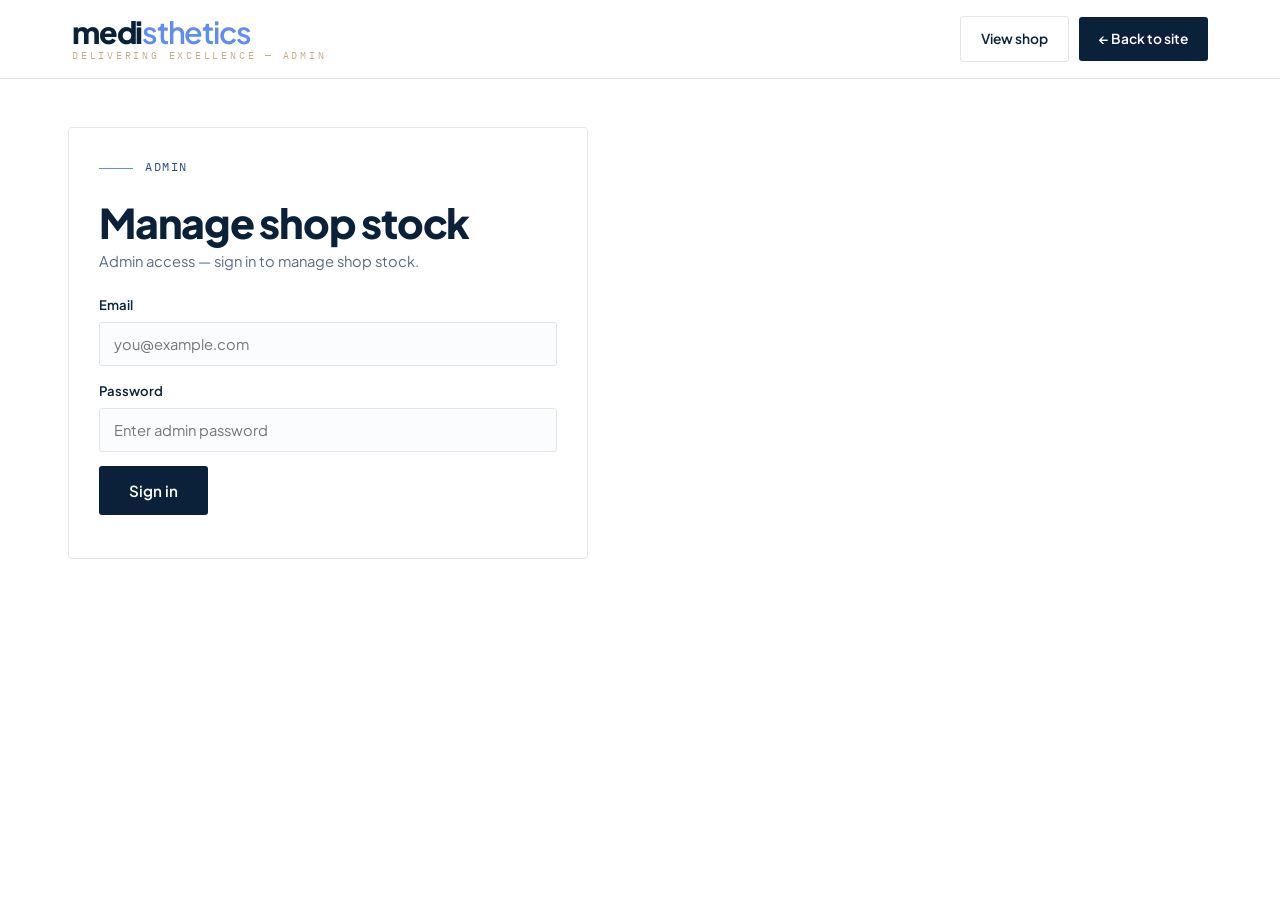
<file: admin.html>
<!doctype html>
<html lang="en">
<head>
  <meta charset="utf-8" />
  <meta name="viewport" content="width=device-width, initial-scale=1" />
  <title>Admin — Manage Shop | medisthetics</title>
  <link href="https://fonts.googleapis.com/css2?family=Plus+Jakarta+Sans:wght@400;500;600;700;800&family=IBM+Plex+Mono:wght@400;500&display=swap" rel="stylesheet">
  <link rel="stylesheet" href="css/styles.css?v=14" />
</head>
<body>
  <header class="site-header">
    <div class="container header-inner">
      <a href="index.html" class="logo">medi<span>sthetics</span><em>DELIVERING EXCELLENCE — ADMIN</em></a>
      <div class="header-right" style="margin-left:auto">
        <a class="btn btn-ghost btn-sm" style="color:var(--navy);border-color:var(--line)" href="shop.html">View shop</a>
        <a class="btn btn-navy btn-sm" href="index.html">← Back to site</a>
        <button id="logout" class="btn btn-ghost btn-sm hidden" style="color:var(--navy);border-color:var(--line)">Log out</button>
      </div>
    </div>
  </header>

  <main class="container admin-wrap">
    <section id="login-view" class="admin-card" style="max-width:520px">
      <p class="mono section-tag"><span class="rule blue"></span>ADMIN</p>
      <h2>Manage shop stock</h2>
      <p class="sub" id="login-hint">Sign in to manage stock.</p>
      <form id="login-form">
        <label id="email-row" class="hidden">Email<input type="email" id="email" placeholder="you@example.com" autocomplete="username" /></label>
        <label>Password<input type="password" id="password" placeholder="Enter admin password" required autocomplete="current-password" /></label>
        <button class="btn btn-navy" type="submit">Unlock admin</button>
        <p class="mono form-note" id="login-note"></p>
      </form>
    </section>

    <section id="admin-view" class="hidden">
      <div class="admin-grid">
        <div class="admin-card">
          <p class="mono section-tag"><span class="rule blue"></span>ADD / EDIT</p>
          <h2 id="form-title">Add machine</h2>
          <p class="sub">Title, image &amp; price. Upload a file or paste an image URL.</p>
          <form id="product-form">
            <input type="hidden" id="f-id" />
            <label>Title*<input id="f-title" required placeholder="e.g. Lynton Lasers Excelight" /></label>
            <div class="row2">
              <label>Price (£)*<input id="f-price" type="number" min="0" step="1" required placeholder="15000" /></label>
              <label>Badge / tag<input id="f-badge" placeholder="e.g. Refurbished" /></label>
            </div>
            <label>Description<textarea id="f-desc" rows="4" placeholder="Condition, year, what's included, warranty…"></textarea></label>
            <div class="row2">
              <label>Image URL<input id="f-imageUrl" type="url" placeholder="https://…" /></label>
              <label>Or upload image<input id="f-file" type="file" accept="image/*" /></label>
            </div>
            <label>Preview<img id="f-preview" class="img-preview" alt="Preview" /></label>
            <div class="form-actions">
              <button class="btn btn-navy" type="submit" id="save-btn">Add machine</button>
              <button class="btn btn-ghost" style="color:var(--navy);border-color:var(--line)" type="button" id="reset-btn">Clear</button>
            </div>
            <p class="mono form-note" id="form-note"></p>
          </form>
        </div>

        <div class="admin-card">
          <p class="mono section-tag"><span class="rule blue"></span>LIVE STOCK</p>
          <h2>Shop (<span id="count">0</span>)</h2>
          <p class="mono form-note" id="cloud-note"></p>
          <p class="sub">Saves instantly to this browser and appears on the landing page.</p>
          <div class="admin-tools">
            <input id="admin-search" type="search" placeholder="Search…" />
            <button id="restore" class="btn btn-navy btn-sm">Restore defaults</button>
            <button id="export" class="btn btn-navy btn-sm">Export JSON</button>
          </div>
          <div id="admin-list" class="admin-list"></div>
        </div>
      </div>
    </section>
  </main>
  <script src="js/supabase-config.js?v=14"></script>
  <script src="js/supabase.js?v=14"></script>
  <script src="js/store.js?v=14"></script>
  <script src="js/admin.js?v=14"></script>
</body>
</html>
</file>
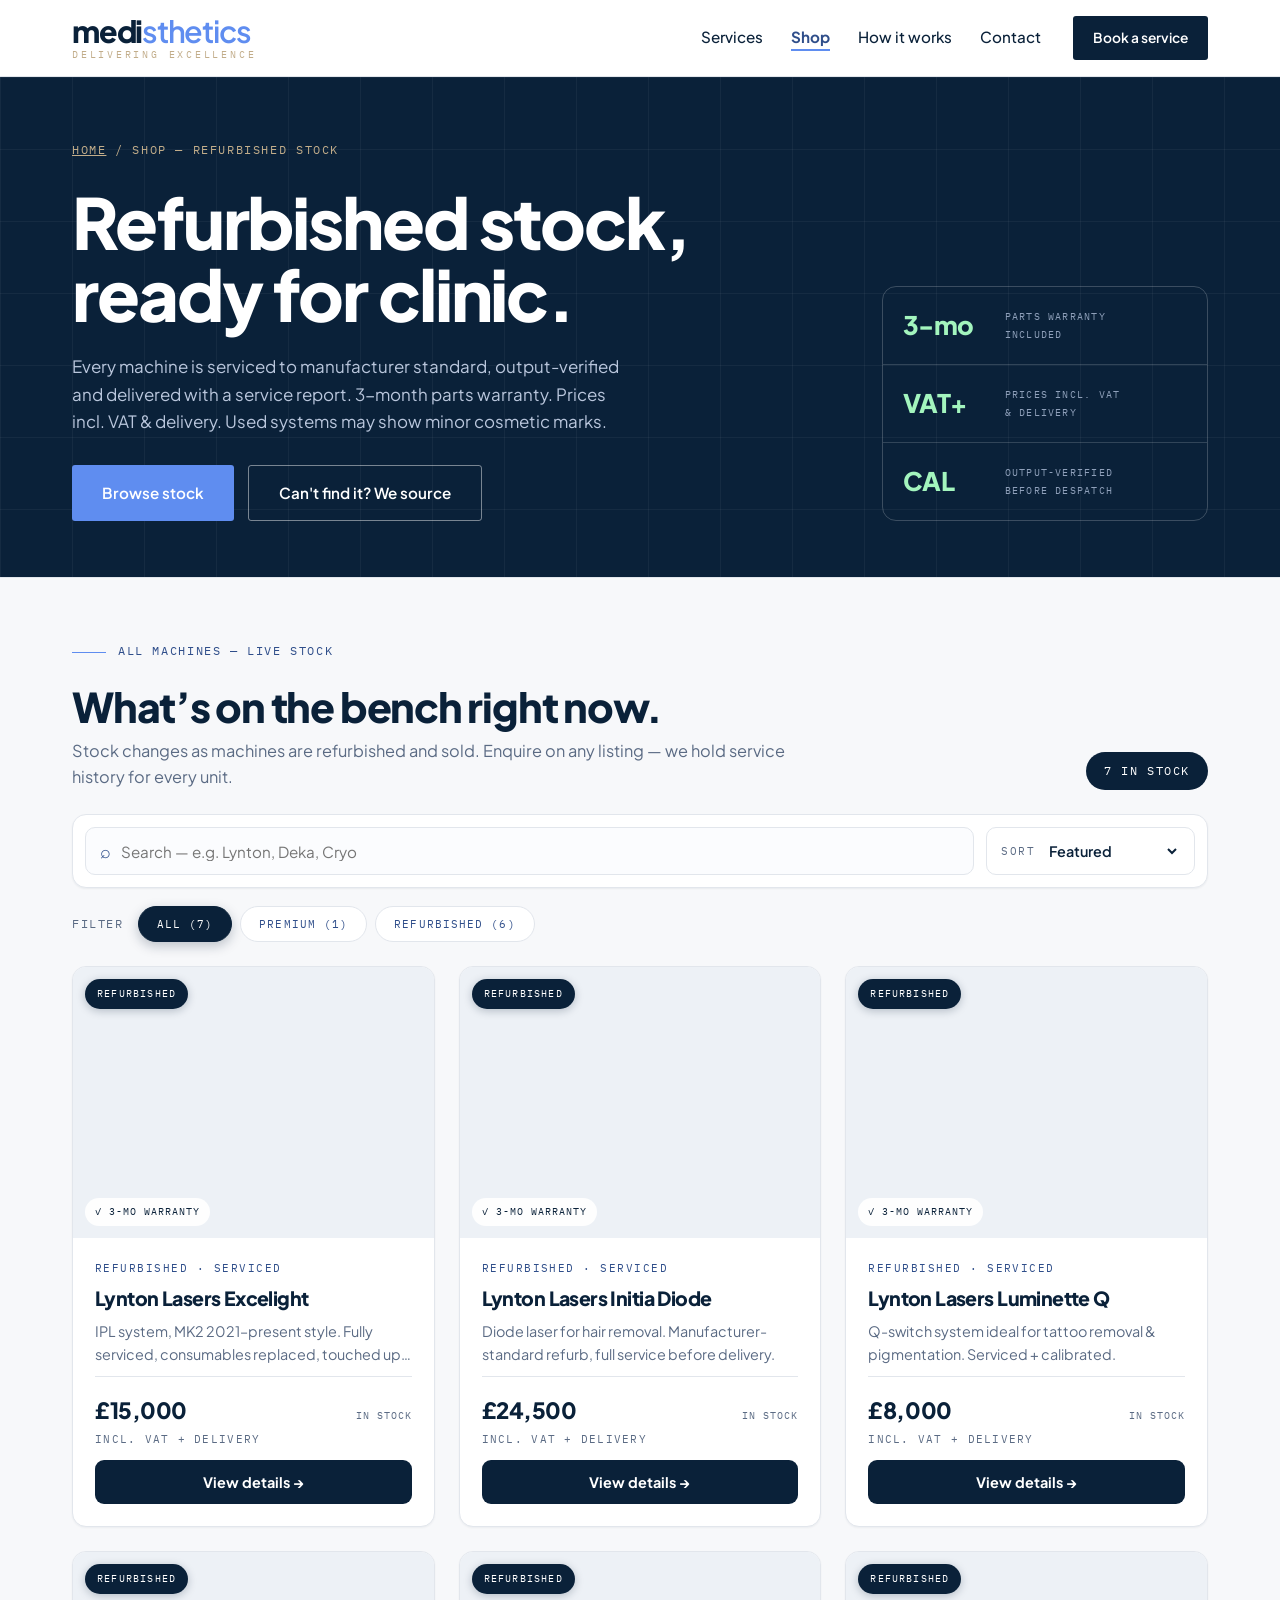
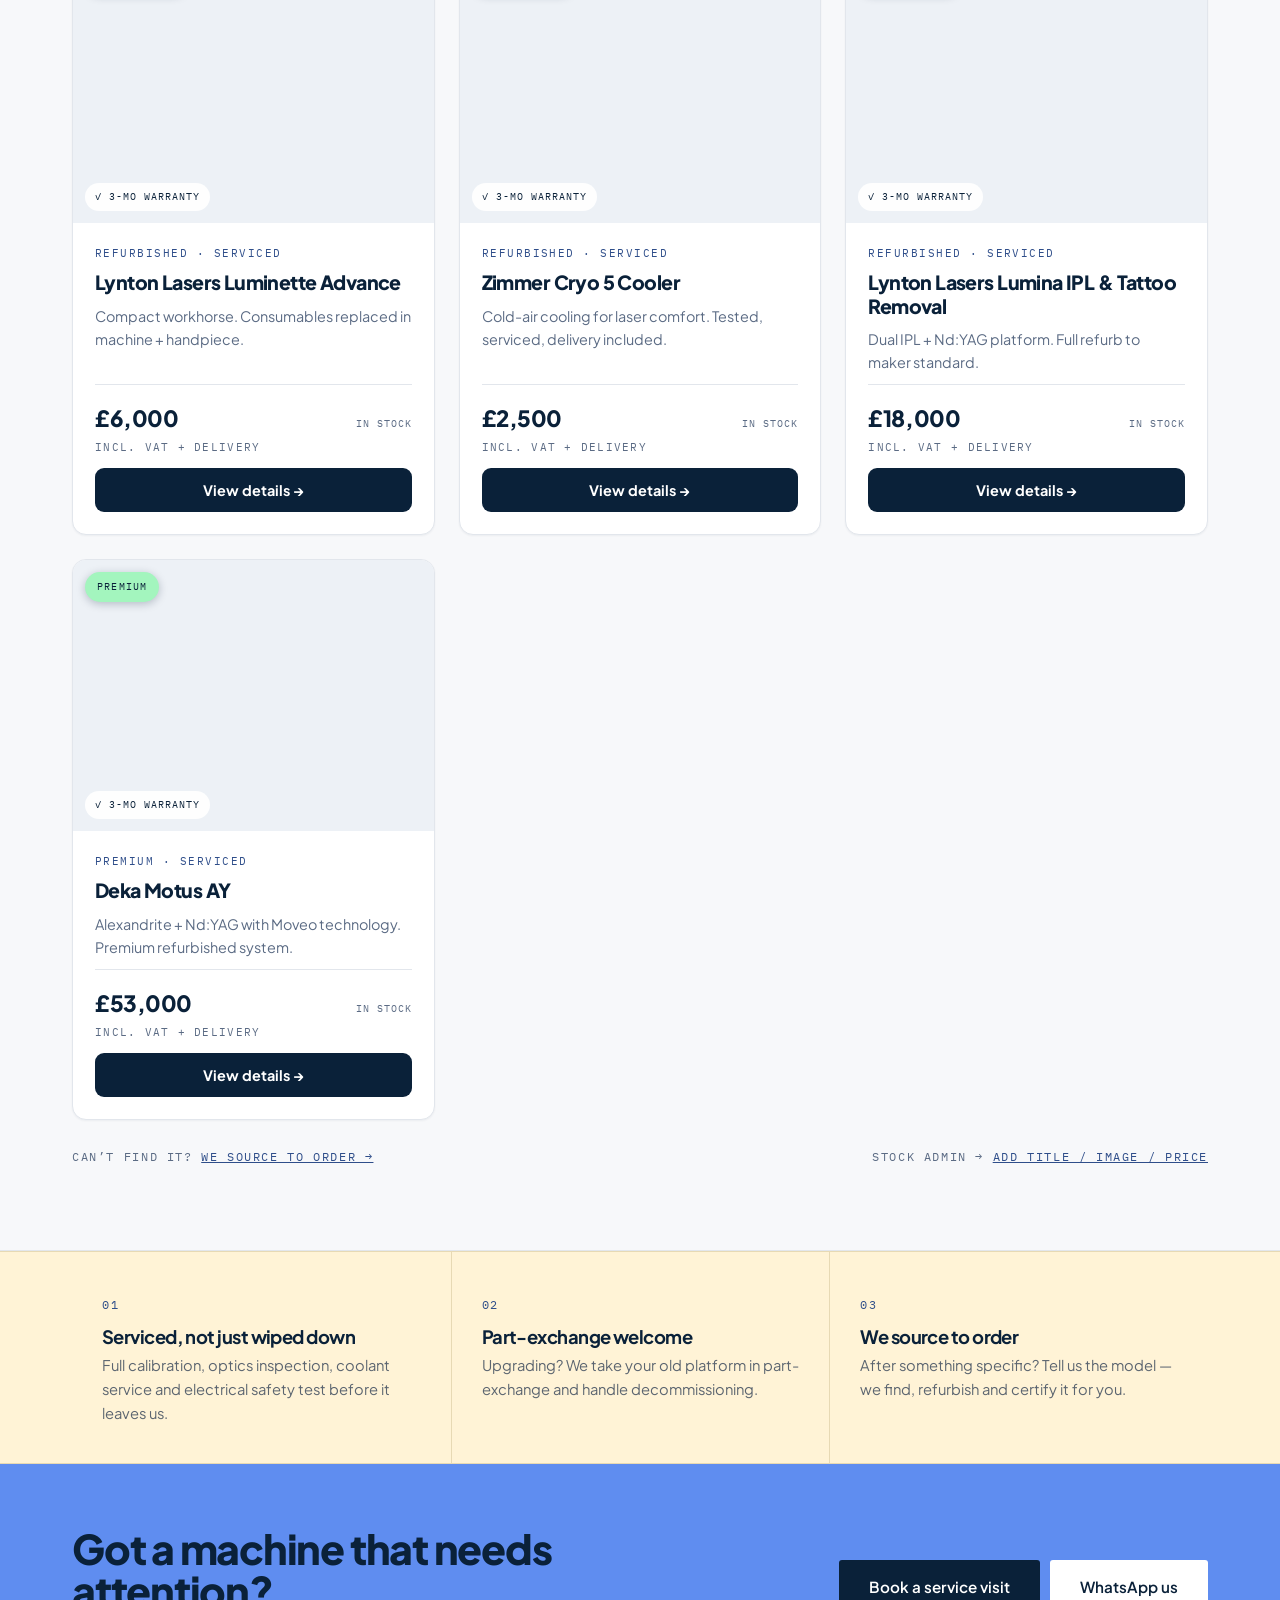
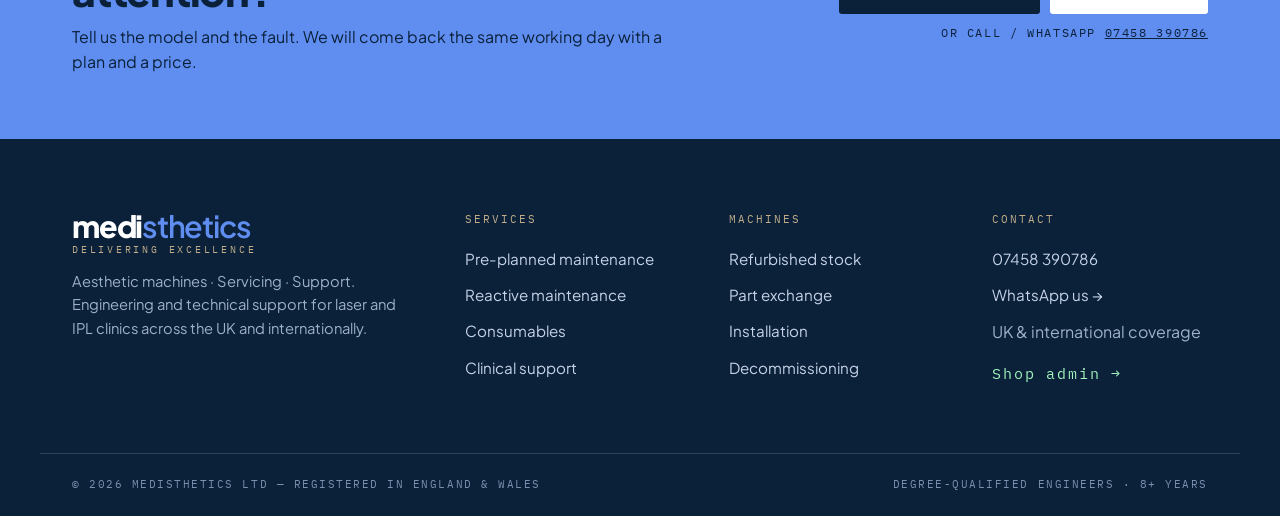
<file: shop.html>
<!doctype html>
<html lang="en">
<head>
  <meta charset="utf-8" />
  <meta name="viewport" content="width=device-width, initial-scale=1" />
  <title>Shop — Refurbished lasers & IPL | medisthetics</title>
  <meta name="description" content="Refurbished aesthetic lasers, IPL systems and coolers. Serviced to manufacturer standard, 3-month parts warranty, prices incl. VAT & delivery." />
  <meta name="theme-color" content="#0A2139" />
  <meta property="og:type" content="website" />
  <meta property="og:title" content="Shop — Refurbished lasers & IPL | medisthetics" />
  <meta property="og:description" content="Refurbished stock, ready for clinic. Serviced, calibrated and covered by a 3-month parts warranty." />
  <link rel="preconnect" href="https://fonts.googleapis.com">
  <link rel="preconnect" href="https://fonts.gstatic.com" crossorigin>
  <link rel="preconnect" href="https://medisthetics.co.uk" />
  <link rel="preconnect" href="https://images.pexels.com" />
  <link rel="preconnect" href="https://images.unsplash.com" />
  <link href="https://fonts.googleapis.com/css2?family=Plus+Jakarta+Sans:wght@400;500;600;700;800&family=IBM+Plex+Mono:wght@400;500&display=swap" rel="stylesheet">
  <link rel="stylesheet" href="css/styles.css?v=14" />
  <link rel="icon" href="data:image/svg+xml,<svg xmlns='http://www.w3.org/2000/svg' viewBox='0 0 100 100'><rect width='100' height='100' fill='%230A2139'/><text x='50' y='66' font-size='52' text-anchor='middle' fill='%235F8DF0' font-family='sans-serif' font-weight='bold'>m</text></svg>">
</head>
<body>
  <a class="skip-link" href="#main">Skip to content</a>

  <header class="site-header">
    <div class="container header-inner">
      <a href="index.html" class="logo">medi<span>sthetics</span><em>DELIVERING EXCELLENCE</em></a>
      <nav class="nav" id="nav" aria-label="Primary">
        <a href="index.html#services">Services</a>
        <a href="shop.html" aria-current="page" class="active">Shop</a>
        <a href="index.html#how">How it works</a>
        <a href="index.html#contact">Contact</a>
        <a href="https://wa.me/447458390786?text=Hi%20medisthetics%2C%20I%27d%20like%20to%20book%20a%20service%20visit." target="_blank" rel="noopener" class="nav-cta">Book a service</a>
      </nav>
      <div class="header-right">
        <a class="btn btn-navy btn-sm" href="https://wa.me/447458390786?text=Hi%20medisthetics%2C%20I%27d%20like%20to%20book%20a%20service%20visit." target="_blank" rel="noopener">Book a service</a>
        <button class="hamburger" id="hamburger" aria-label="Open menu" aria-expanded="false" aria-controls="nav">☰</button>
      </div>
    </div>
  </header>

  <main id="main">

    <!-- PAGE HERO -->
    <section class="hero page-hero">
      <div class="container">
        <p class="mono eyebrow-light"><a href="index.html">HOME</a> / SHOP — REFURBISHED STOCK</p>
        <div class="page-hero-grid">
          <div>
            <h1>Refurbished stock,<br>ready for clinic.</h1>
            <p class="hero-sub">Every machine is serviced to manufacturer standard, output-verified and delivered with a service report. 3-month parts warranty. Prices incl. VAT &amp; delivery. Used systems may show minor cosmetic marks.</p>
            <div class="hero-actions">
              <a href="#stock" class="btn btn-blue">Browse stock</a>
              <a href="index.html#contact" class="btn btn-ghost">Can't find it? We source</a>
            </div>
          </div>
          <ul class="hero-checklist">
            <li><strong>3-mo</strong><span>PARTS WARRANTY<br>INCLUDED</span></li>
            <li><strong>VAT+</strong><span>PRICES INCL. VAT<br>&amp; DELIVERY</span></li>
            <li><strong>CAL</strong><span>OUTPUT-VERIFIED<br>BEFORE DESPATCH</span></li>
          </ul>
        </div>
      </div>
    </section>

    <!-- STOCK -->
    <section class="section shop shop-page" id="stock">
      <div class="container">
        <p class="mono section-tag"><span class="rule blue"></span>ALL MACHINES — LIVE STOCK</p>
        <div class="shop-head">
          <div>
            <h2>What’s on the bench right now.</h2>
            <p class="shop-head-sub">Stock changes as machines are refurbished and sold. Enquire on any listing — we hold service history for every unit.</p>
          </div>
          <p id="result-count" class="count-badge mono" aria-live="polite"></p>
        </div>

        <div class="shop-toolbar" role="search">
          <label class="search-wrap">
            <span class="search-icon" aria-hidden="true">⌕</span>
            <input id="search" type="search" placeholder="Search — e.g. Lynton, Deka, Cryo" aria-label="Search machines" autocomplete="off" />
            <button id="clear-search" class="clear-btn hidden" type="button" aria-label="Clear search">✕</button>
          </label>
          <div class="toolbar-right">
            <label class="sort-wrap">
              <span class="mono sort-label">SORT</span>
              <select id="sort" aria-label="Sort machines">
                <option value="featured">Featured</option>
                <option value="low">Price: low → high</option>
                <option value="high">Price: high → low</option>
                <option value="az">Name: A–Z</option>
              </select>
            </label>
            <button id="clear-filters" class="btn-reset hidden" type="button">Reset</button>
          </div>
        </div>

        <div class="shop-subrow">
          <span class="mono filter-label">FILTER</span>
          <div id="filter-pills" class="filter-pills" role="group" aria-label="Filter by tag"></div>
        </div>

        <div id="product-grid" class="product-grid" aria-live="polite"></div>
        <div id="product-empty" class="empty hidden">
          <p class="empty-title">No machines match your filters.</p>
          <p class="empty-sub">Try clearing the search — or tell us what you need and we’ll source it.</p>
          <div class="empty-actions">
            <button id="empty-reset" class="btn btn-navy btn-sm" type="button">Clear filters</button>
            <a href="index.html#contact" class="btn btn-ghost btn-sm empty-ghost">Contact us</a>
          </div>
        </div>
        <div class="shop-foot">
          <p class="mono">CAN’T FIND IT? <a href="index.html#contact">WE SOURCE TO ORDER →</a></p>
          <p class="admin-hint mono">STOCK ADMIN → <a href="admin.html">ADD TITLE / IMAGE / PRICE</a></p>
        </div>
      </div>
    </section>

    <!-- ASSURANCE -->
    <section class="assurance">
      <div class="container assurance-grid">
        <div><span class="mono num">01</span><h3>Serviced, not just wiped down</h3><p>Full calibration, optics inspection, coolant service and electrical safety test before it leaves us.</p></div>
        <div><span class="mono num">02</span><h3>Part-exchange welcome</h3><p>Upgrading? We take your old platform in part-exchange and handle decommissioning.</p></div>
        <div><span class="mono num">03</span><h3>We source to order</h3><p>After something specific? Tell us the model — we find, refurbish and certify it for you.</p></div>
      </div>
    </section>

    <!-- CTA / CONTACT -->
    <section class="cta" id="contact">
      <div class="container cta-inner">
        <div class="cta-copy">
          <h2>Got a machine that needs attention?</h2>
          <p class="contact-sub">Tell us the model and the fault. We will come back the same working day with a plan and a price.</p>
        </div>
        <div class="cta-side">
          <div class="cta-btns">
            <a class="btn btn-navy" href="https://wa.me/447458390786?text=Hi%20medisthetics%2C%20I%27d%20like%20to%20book%20a%20service%20visit." target="_blank" rel="noopener">Book a service visit</a>
            <a class="btn btn-whatsapp" href="https://wa.me/447458390786?text=Hi%20medisthetics%2C%20I%20have%20a%20machine%20enquiry." target="_blank" rel="noopener">WhatsApp us</a>
          </div>
          <p class="mono cta-line">OR CALL / WHATSAPP <a href="tel:+447458390786">07458 390786</a></p>
        </div>
      </div>
    </section>

  </main>

  <footer class="footer">
    <div class="container footer-grid">
      <div class="f-brand">
        <div class="logo light">medi<span>sthetics</span><em>DELIVERING EXCELLENCE</em></div>
        <p>Aesthetic machines · Servicing · Support. Engineering and technical support for laser and IPL clinics across the UK and internationally.</p>
      </div>
      <div><p class="mono f-tag">SERVICES</p><a href="index.html#services">Pre-planned maintenance</a><a href="index.html#services">Reactive maintenance</a><a href="index.html#services">Consumables</a><a href="index.html#services">Clinical support</a></div>
      <div><p class="mono f-tag">MACHINES</p><a href="shop.html">Refurbished stock</a><a href="shop.html">Part exchange</a><a href="index.html#contact">Installation</a><a href="index.html#contact">Decommissioning</a></div>
      <div><p class="mono f-tag">CONTACT</p><a href="tel:+447458390786">07458 390786</a><a href="https://wa.me/447458390786" target="_blank" rel="noopener">WhatsApp us →</a><span>UK &amp; international coverage</span><a href="admin.html" class="f-admin">Shop admin →</a></div>
    </div>
    <div class="container footer-bottom mono">
      <span>© 2026 MEDISTHETICS LTD — REGISTERED IN ENGLAND &amp; WALES</span>
      <span>DEGREE-QUALIFIED ENGINEERS · 8+ YEARS</span>
    </div>
  </footer>

  <!-- PRODUCT DETAIL / ENQUIRE MODAL -->
  <div class="modal hidden" id="detail-modal" role="dialog" aria-modal="true" aria-labelledby="detail-title">
    <div class="modal-box modal-wide">
      <button class="modal-x" id="detail-close" aria-label="Close product dialog">✕</button>
      <div class="detail-layout">
        <div class="detail-img"><img id="detail-image" alt="" /></div>
        <div class="detail-body">
          <p class="mono section-tag"><span class="rule blue"></span><span id="detail-badge">REFURBISHED</span></p>
          <h3 id="detail-title">Machine</h3>
          <p id="detail-price" class="detail-price"></p>
          <p id="detail-desc" class="detail-desc"></p>
          <ul class="mono detail-points">
            <li>— 3-MO PARTS WARRANTY</li>
            <li>— PRICE INCL. VAT + DELIVERY</li>
            <li>— SERVICE REPORT SUPPLIED</li>
          </ul>
          <a id="detail-whatsapp" class="btn btn-navy" href="https://wa.me/447458390786" target="_blank" rel="noopener">Enquire on WhatsApp →</a>
          <p class="mono cta-line" style="margin-top:10px">OR CALL <a href="tel:+447458390786">07458 390786</a></p>
        </div>
      </div>
    </div>
  </div>

  <script src="js/supabase-config.js?v=14"></script>
  <script src="js/supabase.js?v=14"></script>
  <script src="js/store.js?v=14"></script>
  <script src="js/shop.js?v=14"></script>
</body>
</html>
</file>
<file: css/styles.css>
/* medisthetics — clean engineering editorial
   Navy #0A2139 / Blue #5F8DF0 / Cream #FFF3D6 / Mint #A3F5BE / Tan #C2AD8A
   Sans: Plus Jakarta Sans. Mono: IBM Plex Mono for labels.
*/
:root{
  --navy:#0A2139;
  --navy-2:#10294a;
  --blue:#5F8DF0;
  --blue-dark:#2F4E8A;
  --cream:#FFF3D6;
  --cream-line:#E7D9B4;
  --mint:#A3F5BE;
  --tan:#C2AD8A;
  --ink:#0A2139;
  --muted:#5B6B84;
  --line:#E2E6EC;
  --bg:#FFFFFF;
  --bg-soft:#F7F8FA;
  --sans:'Plus Jakarta Sans',-apple-system,'Segoe UI',sans-serif;
  --mono:'IBM Plex Mono',ui-monospace,monospace;
}
*{box-sizing:border-box}
html{scroll-behavior:smooth;overflow-x:clip}
body{margin:0;font-family:var(--sans);color:var(--ink);background:var(--bg);line-height:1.6;-webkit-font-smoothing:antialiased;overflow-x:clip}
img{display:block;max-width:100%}
a{color:inherit}
.container{max-width:1200px;margin:0 auto;padding:0 32px}
.hidden{display:none!important}
.mono{font-family:var(--mono);font-size:.72rem;letter-spacing:.14em;text-transform:uppercase;font-weight:400}
h1,h2,h3{letter-spacing:-.03em;line-height:1.02;margin:0}
h1{font-size:clamp(2.4rem,6vw + 1rem,4.4rem);font-weight:800;color:#fff}
h2{font-size:clamp(1.8rem,3.2vw,2.6rem);font-weight:800}
.section{padding:84px 0}
.rule{display:inline-block;width:34px;height:1px;background:var(--tan);vertical-align:middle;margin-right:12px}
.rule.blue{background:var(--blue)}

/* Header */
.site-header{position:sticky;top:0;z-index:80;background:#fff;border-bottom:1px solid var(--line)}
.header-inner{display:flex;align-items:center;gap:32px;padding:16px 32px}
.logo{font-size:1.9rem;font-weight:800;letter-spacing:-.04em;text-decoration:none;color:var(--navy);line-height:1}
.logo span{color:var(--blue);font-weight:600}
.logo em{display:block;font-style:normal;font-family:var(--mono);font-size:.62rem;letter-spacing:.28em;color:var(--tan);font-weight:400;margin-top:4px}
.logo.light{color:#fff}
.nav{display:flex;gap:28px;margin-left:auto}
.nav a{text-decoration:none;font-size:.95rem;font-weight:500;color:var(--ink)}
.nav a:hover{color:var(--blue-dark)}
.nav-cta{display:none}
.header-right{display:flex;align-items:center;gap:10px;flex:none}
.header-inner>*{min-width:0}
.logo{min-width:0;overflow:hidden}
.logo em{white-space:nowrap}
.hamburger{display:none;background:#fff;border:1.5px solid var(--navy);color:var(--navy);padding:6px 10px;cursor:pointer;font-size:1.05rem;line-height:1;border-radius:10px;min-width:40px;min-height:40px;position:relative;z-index:70}
.hamburger:hover{background:var(--navy);color:#fff}
.hamburger[aria-expanded="true"]{background:var(--navy);color:#fff}
@media(max-width:900px){
  .nav{position:fixed;top:0;right:0;bottom:0;width:min(280px,82vw);background:var(--navy);flex-direction:column;padding:90px 28px;transform:translateX(100%);transition:.25s;margin:0;z-index:60;gap:4px}  .nav.open{transform:none;box-shadow:-16px 0 40px rgba(10,33,57,.35)}
  .nav a{color:#fff}
  .nav a.active{color:var(--mint);border-bottom-color:var(--mint)}
  .header-right{margin-left:auto}
  .nav-cta{display:inline-flex!important;align-items:center;justify-content:center;background:var(--blue);border-radius:6px;padding:14px 20px!important;font-weight:700;margin-top:12px}
  .site-header .logo em{display:none}
  .hamburger{display:block}
}

/* Buttons — flat, sharp */
.btn{display:inline-flex;align-items:center;justify-content:center;text-decoration:none;border:0;cursor:pointer;font-family:var(--sans);font-weight:600;font-size:.95rem;padding:15px 30px;border-radius:3px;transition:.15s}
.btn-sm{padding:11px 20px;font-size:.86rem}
.btn-blue{background:var(--blue);color:#fff}
.btn-blue:hover{background:var(--blue-dark)}
.btn-navy{background:var(--navy);color:#fff}
.btn-navy:hover{background:var(--navy-2)}
.btn-ghost{border:1px solid rgba(255,255,255,.45);color:#fff;background:transparent}
.btn-ghost:hover{border-color:#fff}

/* Hero */
.hero{background:var(--navy);background-image:linear-gradient(rgba(255,255,255,.045) 1px,transparent 1px),linear-gradient(90deg,rgba(255,255,255,.045) 1px,transparent 1px);background-size:72px 72px;color:#fff;padding:72px 0 64px}
.hero-grid{display:grid;grid-template-columns:1fr 1fr;gap:60px;align-items:start}
.eyebrow-light{color:var(--tan);margin:0 0 26px}
.hero-sub{color:#B9C6DC;font-size:1.06rem;max-width:46ch;margin:24px 0 30px}
.hero-actions{display:flex;gap:14px;flex-wrap:wrap}
.hero-stats{display:grid;grid-template-columns:repeat(3,1fr);margin-top:56px;padding-top:28px;border-top:1px solid rgba(255,255,255,.16);max-width:520px}
.hero-stats strong{display:block;color:var(--mint);font-size:2.2rem;font-weight:800;letter-spacing:-.03em}
.hero-stats span{font-family:var(--mono);font-size:.62rem;letter-spacing:.14em;color:#8fa0ba;line-height:1.7}
.hero-fig{border:1px solid rgba(255,255,255,.2)}
.fig-img{position:relative;background:#0e2c4f;aspect-ratio:4/3;overflow:hidden}
.fig-img img{width:100%;height:100%;object-fit:cover;object-position:center 25%}
.fig-cap{display:flex;justify-content:space-between;gap:16px;padding:14px 16px;color:#9fb0c9;line-height:1.7}
.fig-cap .ok{color:var(--mint)}
/* Founder variant — portrait photo + bio */
.hero-fig--founder .fig-img{aspect-ratio:4/5;background:#EDF1F6}
.hero-fig--founder .fig-img img{object-position:center top}
.founder-bio{padding:20px 16px;background:#fff;border-top:1px solid rgba(255,255,255,.2)}
.founder-bio h3{font-size:1.15rem;color:var(--navy);margin-bottom:8px}
.founder-bio p{margin:0;color:var(--muted);font-size:.92rem;line-height:1.6;max-width:48ch}
.hero-fig--founder .fig-cap{background:var(--navy)}
/* Legacy numbered dots for non-founder fig (kept for reuse) */
/* Numbered service-point dots (numbers only — names live in the key below, so nothing can overlap) */
.ann-dot{position:absolute;z-index:2;transform:translate(-50%,-50%);width:26px;height:26px;border-radius:50%;background:var(--mint);color:var(--navy);font-family:var(--mono);font-size:.64rem;font-weight:500;display:flex;align-items:center;justify-content:center;box-shadow:0 0 0 4px rgba(163,245,190,.28),0 0 0 1.5px #fff}
.fig-key{list-style:none;margin:0;padding:12px 16px;display:grid;grid-template-columns:1fr 1fr;gap:8px 16px;border-top:1px solid rgba(255,255,255,.2);color:#9fb0c9;line-height:1.6;text-transform:uppercase}
.fig-key b{color:var(--mint);font-weight:500;margin-right:8px}
@media(max-width:960px){.hero-grid{grid-template-columns:1fr}}

/* Pillars */
.pillars{background:var(--cream);border-top:1px solid var(--cream-line);border-bottom:1px solid var(--cream-line)}
.pillars-grid{display:grid;grid-template-columns:repeat(4,1fr)}
.pillars-grid>div{padding:34px 30px;border-left:1px solid var(--cream-line)}
.pillars-grid>div:first-child{border-left:0}
.num{color:var(--blue)}
.pillars h3{font-size:1.12rem;margin:12px 0 8px}
.pillars p{margin:0;color:#5c6570;font-size:.92rem}
@media(max-width:900px){.pillars-grid{grid-template-columns:1fr 1fr}.pillars-grid>div{border-left:0;border-top:1px solid var(--cream-line)}}
@media(max-width:560px){.pillars-grid{grid-template-columns:1fr}}

/* Services */
.section-tag{color:var(--blue-dark);margin:0 0 26px}
.services-head{display:grid;grid-template-columns:1.2fr .8fr;gap:48px;align-items:start;margin-bottom:20px}
.services-head p{color:var(--muted);font-size:1.05rem;margin:0}
.service-row{display:grid;grid-template-columns:60px 1.1fr .9fr 320px;gap:32px;align-items:start;padding:44px 0;border-top:1px solid var(--line)}
.service-row:last-of-type{border-bottom:1px solid var(--line)}
.snum{color:var(--blue);padding-top:6px}
.s-main h3{font-size:1.7rem;margin-bottom:12px}
.s-main p{margin:0;color:var(--muted);max-width:38ch}
.s-list{list-style:none;margin:0;padding:4px 0 0;color:var(--blue-dark);line-height:2}
.s-list li{white-space:nowrap}
.service-row img{width:100%;height:210px;object-fit:cover;border:1px solid var(--line)}
@media(max-width:1020px){.service-row{grid-template-columns:50px 1fr 1fr}.service-row img{grid-column:1/-1;height:260px}.s-list li{white-space:normal}}
@media(max-width:680px){.services-head{grid-template-columns:1fr}.service-row{grid-template-columns:1fr;gap:14px}}

/* Machines banner (homepage link to dedicated shop) */
.shop-teaser{background:var(--cream);border-top:1px solid var(--cream-line);border-bottom:1px solid var(--cream-line)}
.shop-teaser-inner{display:flex;align-items:center;justify-content:space-between;gap:28px;padding-top:40px;padding-bottom:40px}
.shop-teaser .section-tag{margin:0 0 10px}
.shop-teaser h2{font-size:clamp(1.4rem,2.4vw,1.9rem);margin:0 0 8px}
.shop-teaser p{margin:0;color:#5c6570;max-width:60ch;font-size:.95rem}
.shop-teaser .btn{flex:0 0 auto}
@media(max-width:800px){.shop-teaser-inner{flex-direction:column;align-items:start}}

/* Shop — product listing */
.shop{background:var(--bg-soft);border-top:1px solid var(--line);border-bottom:1px solid var(--line)}
.shop-head{display:flex;align-items:end;justify-content:space-between;gap:24px;margin-bottom:24px}
.shop-head h2{margin-bottom:10px}
.shop-head-sub{margin:0;color:var(--muted);font-size:1.02rem;max-width:60ch}
.count-badge{flex:0 0 auto;background:var(--navy);color:#fff;border-radius:999px;padding:10px 18px;margin:0}
.shop-toolbar{display:flex;gap:12px;align-items:stretch;background:#fff;border:1px solid var(--line);border-radius:14px;padding:12px;box-shadow:0 1px 2px rgba(10,33,57,.06);position:sticky;top:73px;z-index:20}
.search-wrap{flex:1;display:flex;align-items:center;gap:10px;border:1px solid var(--line);border-radius:10px;padding:0 14px;background:#FBFCFE;min-width:0}
.search-wrap:focus-within{border-color:var(--blue);box-shadow:0 0 0 3px rgba(95,141,240,.18)}
.search-icon{color:var(--blue-dark);font-size:1.1rem}
.search-wrap input{flex:1;border:0;background:transparent;font-family:var(--sans);font-size:.95rem;padding:13px 0;outline:none;min-width:0}
.clear-btn{border:0;background:#EDF1F6;border-radius:50%;width:26px;height:26px;cursor:pointer;color:var(--blue-dark);font-size:.75rem;line-height:1}
.toolbar-right{display:flex;gap:10px;align-items:stretch}
.sort-wrap{display:flex;align-items:center;gap:10px;border:1px solid var(--line);border-radius:10px;padding:0 14px;background:#fff}
.sort-label{color:var(--muted);font-size:.66rem}
.sort-wrap select{border:0;background:transparent;font-family:var(--sans);font-size:.9rem;font-weight:600;padding:13px 0;outline:none;cursor:pointer;color:var(--ink)}
.btn-reset{background:transparent;border:1px dashed var(--line);border-radius:10px;padding:0 18px;cursor:pointer;font-family:var(--sans);font-weight:700;font-size:.86rem;color:var(--blue-dark)}
.btn-reset:hover{border-color:var(--blue)}
.shop-subrow{display:flex;align-items:center;gap:14px;margin:18px 0 24px;flex-wrap:wrap}
.filter-label{color:var(--muted);margin:0}
.product-grid{display:grid;grid-template-columns:repeat(3,1fr);gap:24px}
.product{background:#fff;border:1px solid var(--line);border-radius:14px;overflow:hidden;display:flex;flex-direction:column;box-shadow:0 1px 2px rgba(10,33,57,.05);transition:transform .2s ease,box-shadow .2s ease}
.product:hover{transform:translateY(-4px);box-shadow:0 12px 32px rgba(10,33,57,.12)}
.product-img{aspect-ratio:4/3;background:#EDF1F6;overflow:hidden;position:relative}
.product-img img{width:100%;height:100%;object-fit:cover;transition:transform .45s ease}
.product:hover .product-img img{transform:scale(1.05)}
.product-badge{position:absolute;top:12px;left:12px;background:var(--navy);color:#fff;font-family:var(--mono);font-size:.62rem;letter-spacing:.12em;padding:7px 12px;text-transform:uppercase;border-radius:999px;box-shadow:0 2px 8px rgba(10,33,57,.25)}
.product-badge.is-premium{background:var(--mint);color:var(--navy)}
.product-warranty{position:absolute;left:12px;bottom:12px;background:rgba(255,255,255,.94);color:var(--navy);font-family:var(--mono);font-size:.62rem;letter-spacing:.1em;padding:6px 10px;border-radius:999px;text-transform:uppercase}
.product-body{padding:22px;display:flex;flex-direction:column;gap:10px;flex:1}
.product-kicker{margin:0;color:var(--blue-dark);font-size:.66rem}
.product-body h3{font-size:1.22rem;line-height:1.2}
.product-desc{font-size:.9rem;color:var(--muted);margin:0;display:-webkit-box;-webkit-line-clamp:2;-webkit-box-orient:vertical;overflow:hidden;min-height:2.7em}
.product-foot{margin-top:auto;padding-top:16px;border-top:1px solid var(--line);display:grid;gap:12px}
.product-price-row{display:flex;align-items:baseline;justify-content:space-between;gap:12px}
.price{font-weight:800;font-size:1.4rem;letter-spacing:-.02em}
.price small{display:block;font-weight:400;font-size:.66rem;color:var(--muted);font-family:var(--mono);letter-spacing:.12em;margin-top:2px}
.price-note{font-family:var(--mono);font-size:.62rem;letter-spacing:.1em;color:var(--muted);text-transform:uppercase}
.btn-view{background:var(--navy);color:#fff;border:0;border-radius:9px;padding:13px 18px;cursor:pointer;font-family:var(--sans);font-weight:700;font-size:.9rem;transition:.15s;width:100%}
.btn-view:hover{background:var(--navy-2)}
.empty{background:#fff;border:1px dashed var(--cream-line);border-radius:14px;padding:48px 32px;text-align:center}
.empty-title{font-weight:800;font-size:1.2rem;margin:0 0 8px}
.empty-sub{color:var(--muted);margin:0 0 20px}
.empty-actions{display:flex;gap:10px;justify-content:center;flex-wrap:wrap}
.empty-ghost{color:var(--navy)!important;border-color:var(--line)!important}
.shop-foot{display:flex;justify-content:space-between;gap:16px;flex-wrap:wrap;margin-top:28px;color:var(--muted)}
.shop-foot p{margin:0}
.shop-foot a{color:var(--blue-dark)}
.admin-hint{margin:0;color:var(--muted)}
.admin-hint a{color:var(--blue-dark)}
@media(max-width:960px){.product-grid{grid-template-columns:1fr 1fr}.shop-toolbar{position:static;flex-direction:column}}
@media(max-width:620px){.product-grid{grid-template-columns:1fr}.shop-head{flex-direction:column;align-items:start}.toolbar-right{flex-direction:column}.sort-wrap{justify-content:space-between}}

/* How */
.how{background:var(--navy);background-image:linear-gradient(rgba(255,255,255,.045) 1px,transparent 1px),linear-gradient(90deg,rgba(255,255,255,.045) 1px,transparent 1px);background-size:72px 72px;color:#fff;padding:84px 0}
.how h2{color:#fff;margin:0 0 50px}
.steps-grid{display:grid;grid-template-columns:repeat(4,1fr);border-top:1px solid rgba(255,255,255,.25)}
.step{padding:26px 28px 10px;border-left:1px solid rgba(255,255,255,.25)}
.step:first-child{border-left:0}
.sq{display:block;width:12px;height:12px;background:var(--blue);margin-bottom:22px}
.sq.mint{background:var(--mint)}
.step .mono{color:var(--tan);margin:0 0 14px}
.step h3{font-size:1.5rem;color:#fff;margin-bottom:12px}
.step p{color:#9fb0c9;font-size:.92rem;margin:0}
@media(max-width:900px){.steps-grid{grid-template-columns:1fr 1fr}.step{border-top:1px solid rgba(255,255,255,.25)}}
@media(max-width:560px){.steps-grid{grid-template-columns:1fr}.step{border-left:0}}

/* CTA / Contact — PDF band: title left, booking action right */
.cta{background:var(--blue);color:var(--navy);padding:64px 0}
.cta h2{margin-bottom:12px}
.cta-inner{display:flex;align-items:center;justify-content:space-between;gap:48px}
.cta-copy{max-width:640px}
.contact-sub{margin:0;font-size:1rem;max-width:52ch;color:var(--navy)}
.cta-side{display:grid;gap:10px;justify-items:end;text-align:right}
.cta-btns{display:flex;gap:10px;flex-wrap:wrap;justify-content:flex-end}
.btn-whatsapp{background:#fff;color:var(--navy)}
.btn-whatsapp:hover{background:#EDF1F6}
.cta-line{margin:0!important;color:var(--navy)!important}
.cta-line a{color:inherit}
@media(max-width:900px){.cta-inner{flex-direction:column;align-items:start;gap:28px}.cta-side{justify-items:start;text-align:left}}
@media(max-width:560px){.frow{grid-template-columns:1fr}}

/* Footer */
.footer{background:var(--navy);color:#9fb0c9}
.footer-grid{display:grid;grid-template-columns:1.6fr 1fr 1fr 1fr;gap:48px;padding:72px 32px 56px}
.f-brand p{font-size:.92rem;max-width:36ch}
.f-tag{color:var(--tan);margin:0 0 18px;font-size:.7rem;letter-spacing:.18em}
.footer-grid a{display:block;text-decoration:none;font-size:.95rem;margin-bottom:12px;color:#c6d2e6}
.footer-grid a:hover{color:#fff}
.f-admin{margin-top:16px;color:var(--mint)!important;font-family:var(--mono);font-size:.7rem;letter-spacing:.12em}
.footer-bottom{display:flex;justify-content:space-between;gap:12px;flex-wrap:wrap;border-top:1px solid rgba(255,255,255,.15);padding:22px 32px;color:#7d8fae;font-size:.68rem}
@media(max-width:900px){.footer-grid{grid-template-columns:1fr 1fr}}
@media(max-width:560px){.footer-grid{grid-template-columns:1fr}}

/* Modal */
.modal{position:fixed;inset:0;background:rgba(10,33,57,.6);display:flex;align-items:center;justify-content:center;padding:20px;z-index:100}
.modal-box{background:#fff;padding:30px;max-width:440px;width:100%;position:relative;border-radius:4px}
.modal-x{position:absolute;top:10px;right:10px;border:1px solid var(--line);background:#fff;width:34px;height:34px;cursor:pointer}
.modal-box input,.modal-box textarea{width:100%;font-family:var(--sans);font-size:.9rem;padding:12px;border:1px solid var(--line);border-radius:3px;margin-bottom:10px}
.form-note{color:var(--blue-dark);text-transform:none;letter-spacing:0;font-size:.82rem}

/* Admin — same clean language */
.admin-wrap{padding:48px 28px 80px;max-width:1200px}
.admin-card{background:#fff;border:1px solid var(--line);border-radius:4px;padding:30px;margin-bottom:22px}
.admin-card h2{margin-bottom:6px}
.admin-card .sub{color:var(--muted);font-size:.92rem;margin:0 0 20px}
.admin-grid{display:grid;grid-template-columns:.95fr 1.05fr;gap:22px;align-items:start}
.admin-card label{display:flex;flex-direction:column;gap:7px;font-size:.82rem;font-weight:600;margin-bottom:14px}
.admin-card input,.admin-card textarea,.admin-card select{font-family:var(--sans);font-weight:400;font-size:.92rem;padding:12px 14px;border:1px solid var(--line);border-radius:3px;background:#FBFCFE;width:100%}
.row2{display:grid;grid-template-columns:1fr 1fr;gap:12px}
.img-preview{width:100%;max-height:220px;object-fit:cover;border:1px solid var(--line);background:var(--bg-soft);min-height:120px}
.form-actions{display:flex;gap:10px}
.admin-tools{display:flex;gap:8px;margin-bottom:14px;flex-wrap:wrap}
.admin-tools input{flex:1;min-width:140px;font-family:var(--sans);padding:10px 14px;border:1px solid var(--line);border-radius:3px}
.admin-list{display:grid;gap:10px;max-height:720px;overflow:auto}
.admin-item{display:grid;grid-template-columns:64px 1fr auto;gap:12px;align-items:center;border:1px solid var(--line);padding:10px;background:#FBFCFE}
.admin-item img{width:64px;height:64px;object-fit:cover;background:var(--bg-soft)}
.admin-item strong{display:block;font-size:.92rem}
.admin-item span{font-size:.78rem;color:var(--muted)}
.btn-danger{background:#fff;color:#B42318;border:1px solid #F0B8B0;padding:8px 12px;cursor:pointer;font-weight:700;font-size:.8rem;border-radius:3px}
.btn-edit{background:#fff;border:1px solid var(--line);padding:8px 12px;cursor:pointer;font-weight:700;font-size:.8rem;border-radius:3px}
.actions{display:flex;gap:6px}
@media(max-width:960px){.admin-grid{grid-template-columns:1fr}.row2{grid-template-columns:1fr}}

/* ---- Shop page ---- */
.nav a.active{color:var(--blue-dark);font-weight:700;border-bottom:2px solid var(--blue)}
.page-hero{padding:64px 0 56px}
.page-hero .eyebrow-light a{color:var(--tan)}
.page-hero-grid{display:grid;grid-template-columns:1.4fr .6fr;gap:48px;align-items:end}
.hero-checklist{list-style:none;margin:0;padding:0;display:grid;gap:0;border:1px solid rgba(255,255,255,.2);border-radius:14px;overflow:hidden}
.hero-checklist li{display:grid;grid-template-columns:90px 1fr;gap:12px;align-items:center;padding:18px 20px;border-top:1px solid rgba(255,255,255,.16)}
.hero-checklist li:first-child{border-top:0}
.hero-checklist strong{color:var(--mint);font-size:1.6rem;font-weight:800;letter-spacing:-.02em}
.hero-checklist span{font-family:var(--mono);font-size:.64rem;letter-spacing:.12em;color:#8fa0ba;line-height:1.7}
.shop-page{padding-top:64px}
.filter-pills{display:flex;gap:8px;flex-wrap:wrap}
.pill{font-family:var(--mono);font-size:.68rem;letter-spacing:.1em;text-transform:uppercase;background:#fff;border:1px solid var(--line);border-radius:999px;padding:10px 18px;cursor:pointer;color:var(--blue-dark);transition:.15s}
.pill:hover{border-color:var(--blue);transform:translateY(-1px)}
.pill.active{background:var(--navy);border-color:var(--navy);color:#fff;box-shadow:0 4px 12px rgba(10,33,57,.25)}
.img-btn{border:0;background:none;padding:0;cursor:pointer;display:block;width:100%;height:100%}
.img-btn img{width:100%;height:100%;object-fit:cover}
.title-btn{background:none;border:0;padding:0;cursor:pointer;font:inherit;font-weight:800;letter-spacing:-.03em;text-align:left;color:inherit}
.title-btn:hover{color:var(--blue-dark);text-decoration:underline;text-underline-offset:4px}
/* Assurance strip */
.assurance{background:var(--cream);border-top:1px solid var(--cream-line);border-bottom:1px solid var(--cream-line)}
.assurance-grid{display:grid;grid-template-columns:repeat(3,1fr)}
.assurance-grid>div{padding:38px 30px;border-left:1px solid var(--cream-line)}
.assurance-grid>div:first-child{border-left:0}
.assurance-grid h3{font-size:1.15rem;margin:12px 0 8px}
.assurance-grid p{margin:0;color:#5c6570;font-size:.92rem}
/* Detail modal */
.modal-wide{max-width:760px;padding:0;overflow:hidden}
.detail-layout{display:grid;grid-template-columns:1fr 1fr}
.detail-img{background:#EDF1F6;min-height:320px}
.detail-img img{width:100%;height:100%;object-fit:cover;min-height:320px}
.detail-body{padding:28px}
.detail-body h3{font-size:1.5rem;margin-bottom:8px}
.detail-price{font-weight:800;font-size:1.2rem;margin:0 0 10px}
.detail-desc{color:var(--muted);font-size:.94rem;margin:0 0 16px}
.detail-points{list-style:none;margin:0 0 18px;padding:0;color:var(--blue-dark);line-height:2}
.detail-body input{width:100%;font-family:var(--sans);font-size:.9rem;padding:12px;border:1px solid var(--line);border-radius:3px;margin-bottom:10px}
.detail-body button.btn{width:100%}
@media(max-width:900px){
  .page-hero-grid{grid-template-columns:1fr}
  .assurance-grid{grid-template-columns:1fr}
  .assurance-grid>div{border-left:0;border-top:1px solid var(--cream-line)}
  .detail-layout{grid-template-columns:1fr}
  .detail-img img{max-height:300px}
}

/* ---- Optimisation pass: a11y, contrast, motion, small screens ---- */
.skip-link{position:absolute;left:-9999px;top:0;background:var(--navy);color:#fff;font-weight:700;font-size:.9rem;padding:12px 20px;z-index:200;text-decoration:none}
.skip-link:focus{left:12px;top:12px}
:focus-visible{outline:3px solid var(--blue);outline-offset:2px}
.num{color:var(--blue-dark)}
.cta p{color:var(--navy)}
.cta-line{color:var(--navy)!important}
@media (prefers-reduced-motion: reduce){
  html{scroll-behavior:auto}
  *,*::before,*::after{transition:none!important;animation:none!important}
}
/* Stop iOS Safari auto-zooming on form focus (needs >=16px) */
@media(max-width:768px){
  input,select,textarea{font-size:16px!important}
}
/* Touch targets */
@media (pointer:coarse){
  .pill{padding:12px 20px}
  .nav a{padding:12px 0;font-size:1.05rem}
  .btn-view,.btn{min-height:44px}
  .hamburger{min-width:40px;min-height:40px}
}
/* Phones */
@media(max-width:560px){
  .container{padding:0 28px}
  .header-inner{gap:16px;padding:20px 32px}
  .footer-grid{gap:0;padding:76px 32px 36px}
  .footer-grid>div{padding:26px 0;border-top:1px solid rgba(255,255,255,.1)}
  .footer-grid>div:first-child{border-top:0;padding-top:0}
  .footer-grid a{margin-bottom:12px}
  .logo{font-size:1.5rem}
  .site-header .logo em{display:none}
  .header-right .btn{display:none}
  .section{padding:60px 0}
  .hero{padding:52px 0 44px;background-size:52px 52px}
  .hero-sub{font-size:.98rem}
  .hero-actions{gap:10px}
  .hero-actions .btn{flex:1 1 100%}
  .hero-stats{margin-top:36px;gap:12px}
  .hero-stats strong{font-size:1.6rem}
  .hero-stats span{font-size:.56rem}
  .fig-cap{flex-direction:column;gap:4px}
  .pillars-grid>div{padding:26px 22px}
  .service-row{padding:32px 0}
  .s-main h3{font-size:1.4rem}
  .service-row img{height:200px}
  .shop-teaser-inner{padding-top:32px;padding-bottom:32px;gap:20px}
  .shop-teaser .btn{width:100%}
  .ann-dot{width:20px;height:20px;font-size:.56rem}
  .fig-key{font-size:.6rem;gap:6px 10px;padding:10px 14px}
  .product-body{padding:18px}
  .price{font-size:1.25rem}
  .shop-toolbar{padding:10px}
  .page-hero{padding:48px 0 40px}
  .shop-page{padding-top:48px}
  .count-badge{align-self:start}
  .steps-grid{gap:0}
  .step{padding:22px 20px 8px}
  .cta{padding:48px 0}
  .cta-inner{gap:24px}
  .cta-side{justify-items:stretch;text-align:left;width:100%}
  .cta-side .btn{width:100%}
  .cta-btns{width:100%}
  .cta-line{font-size:.66rem;overflow-wrap:anywhere}
  .footer-bottom{padding:20px 32px}
  .modal{align-items:flex-start;overflow-y:auto;padding:12px}
  .modal-box{margin:auto;padding:24px 20px;max-height:calc(100dvh - 24px);overflow-y:auto}
  .modal-wide{padding:0}
  .detail-body{padding:20px}
  .detail-img,.detail-img img{min-height:0}
  .empty{padding:36px 20px}
  .admin-wrap{padding:32px 18px 56px}
  .admin-card{padding:22px 18px}
  .admin-item{grid-template-columns:52px 1fr}
  .admin-item img{width:52px;height:52px}
  .admin-item .actions{grid-column:1/-1;justify-content:flex-start}
}
</file>
